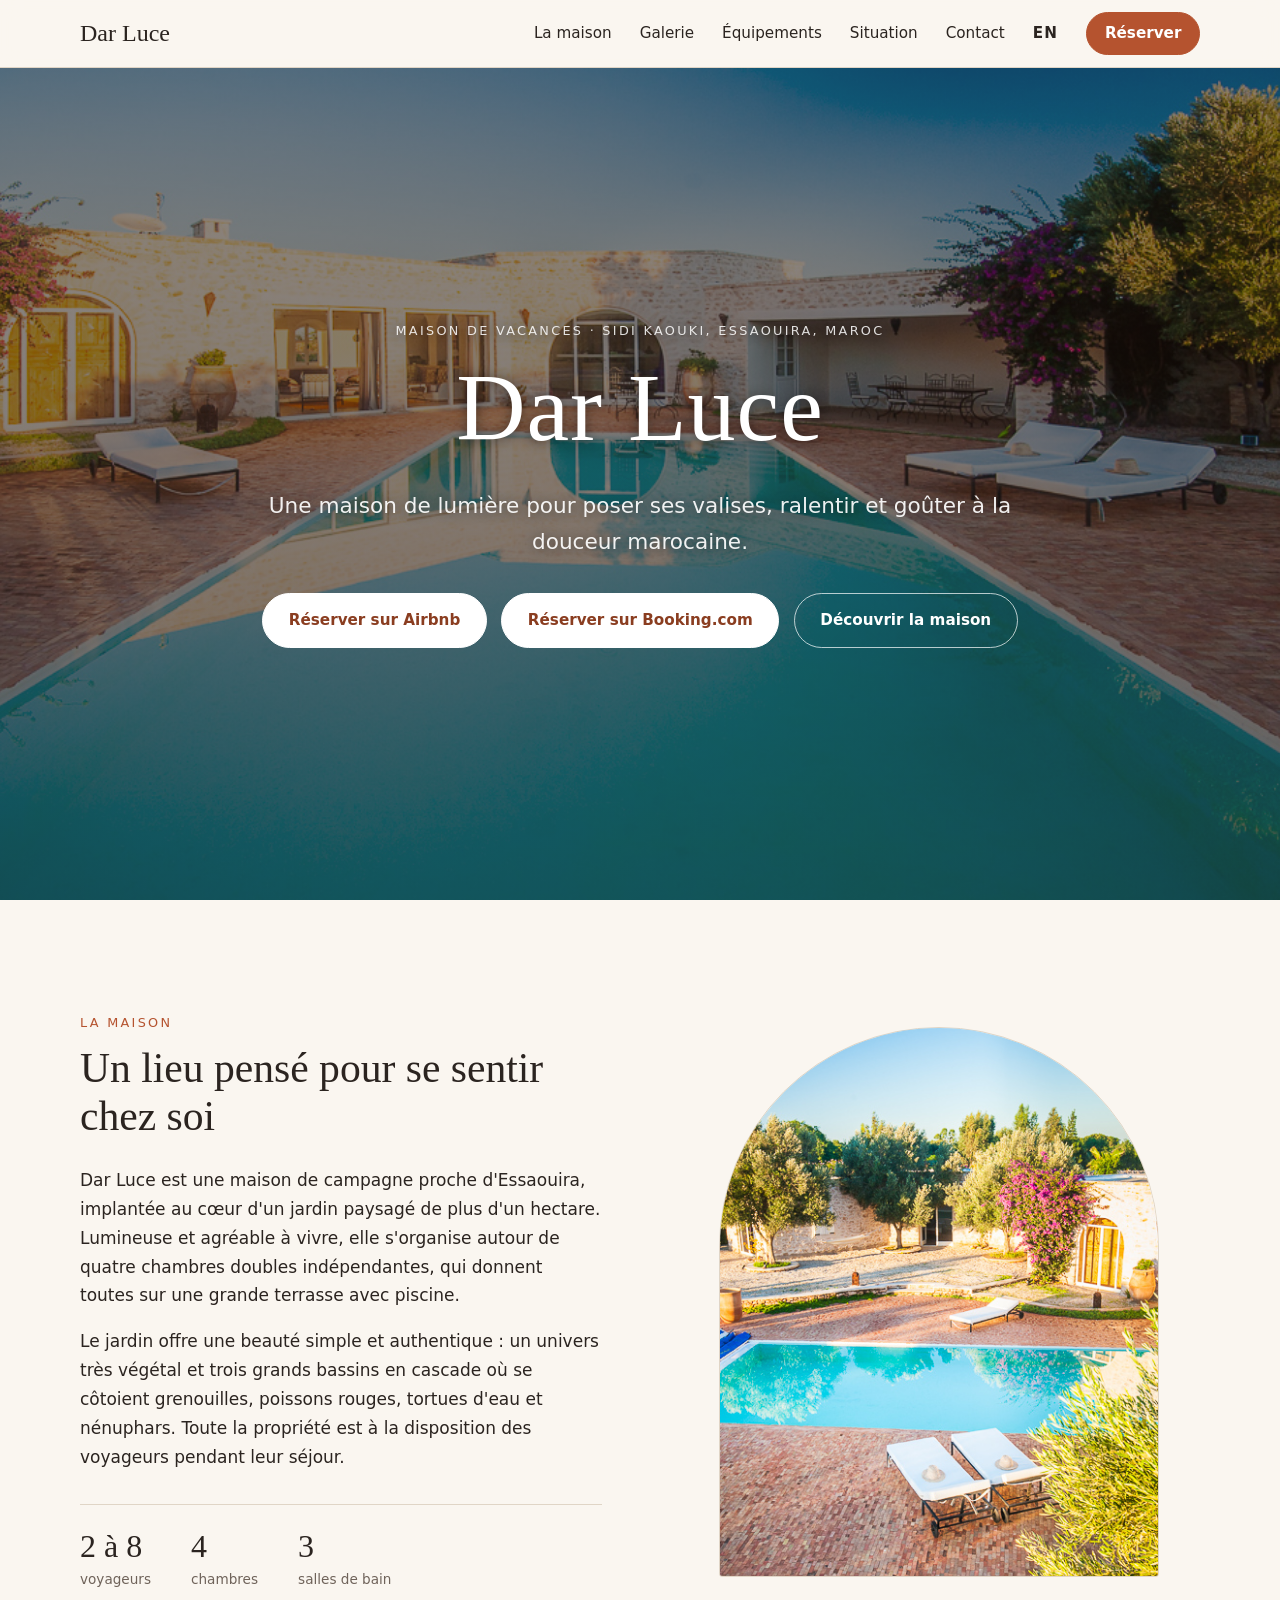
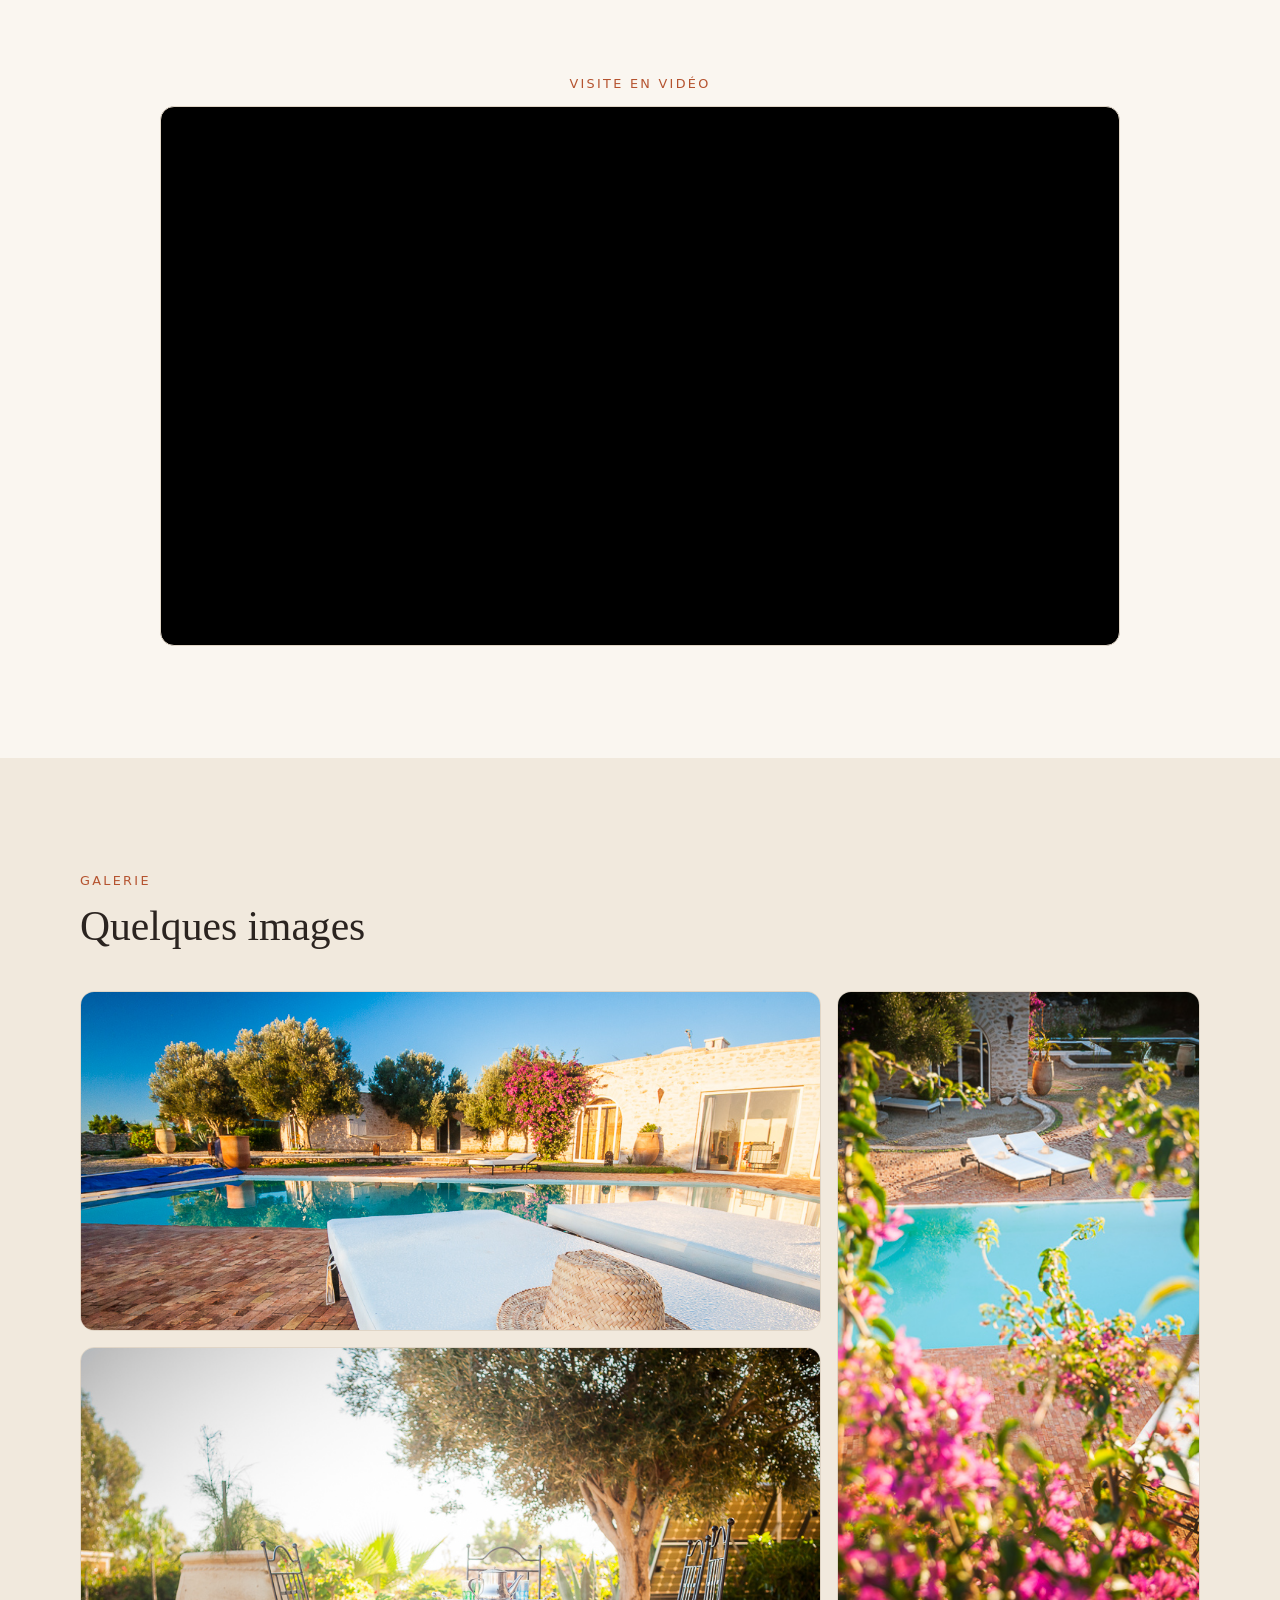
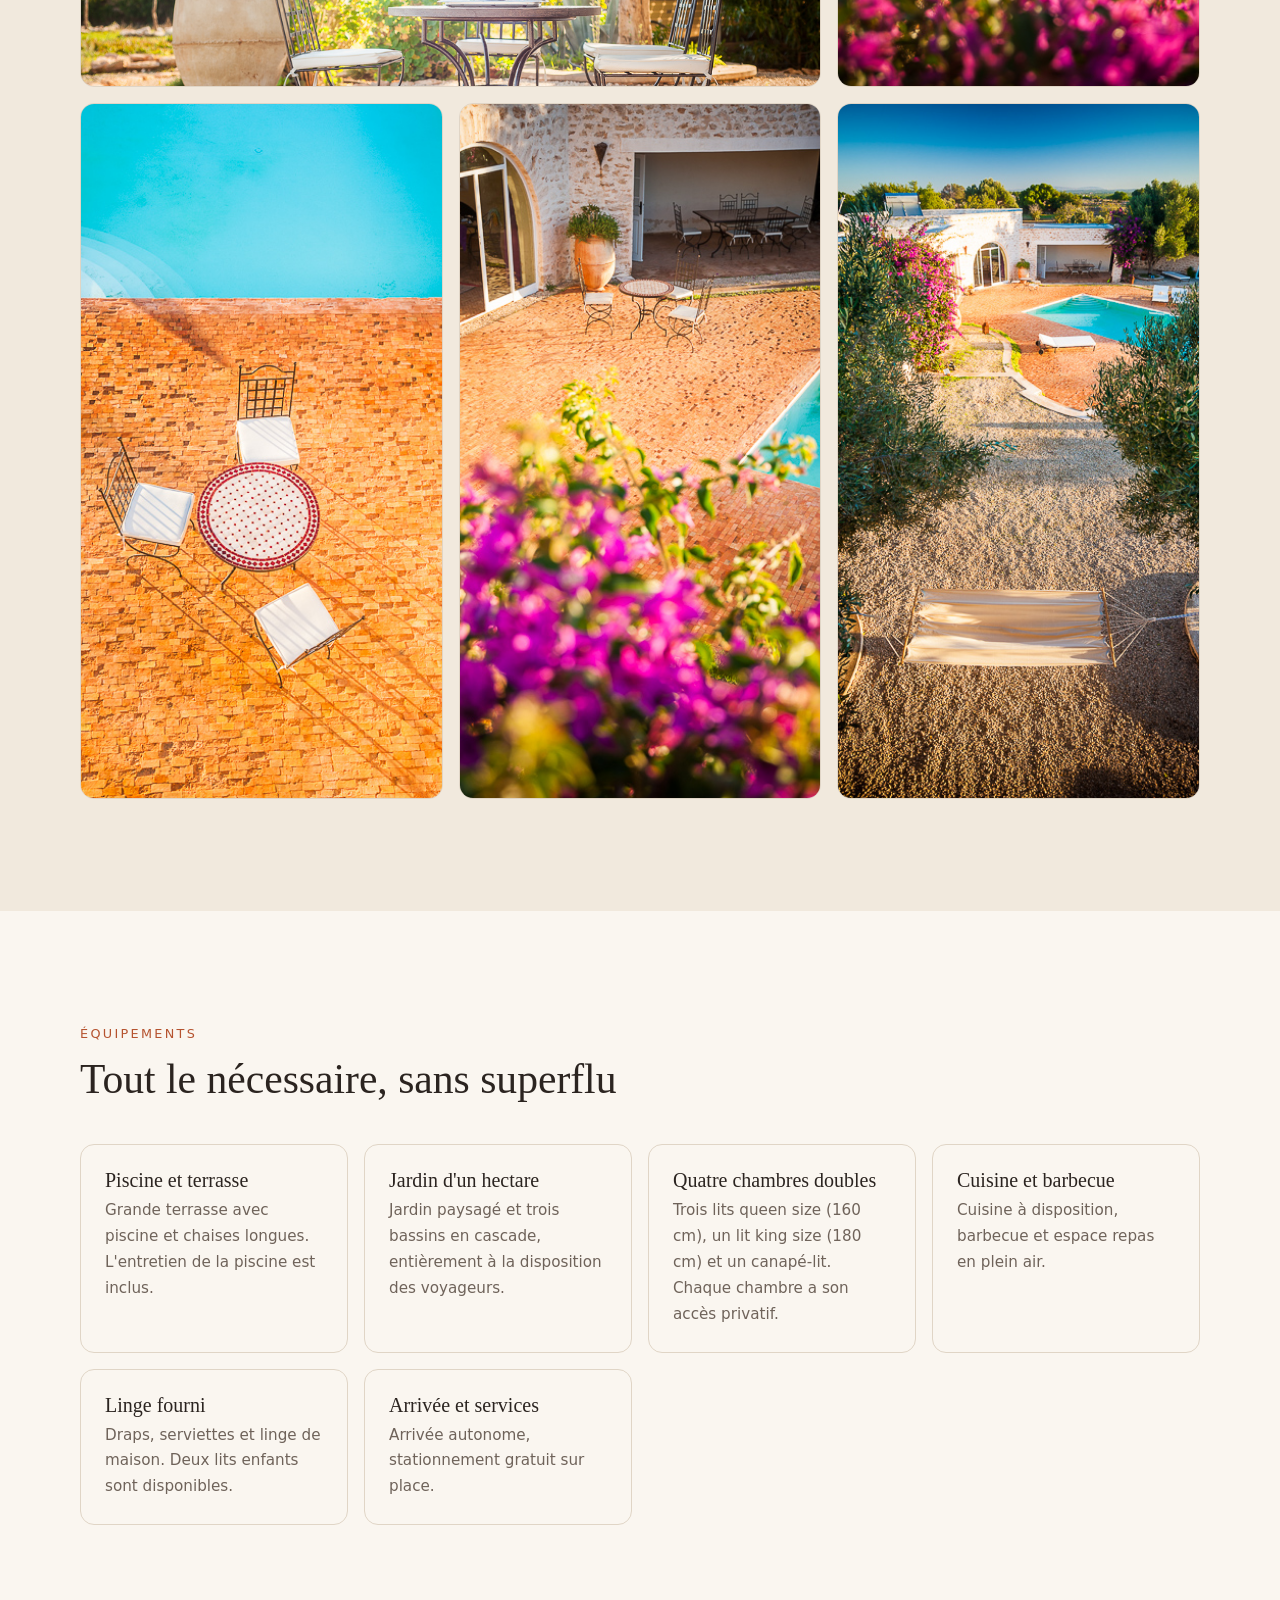
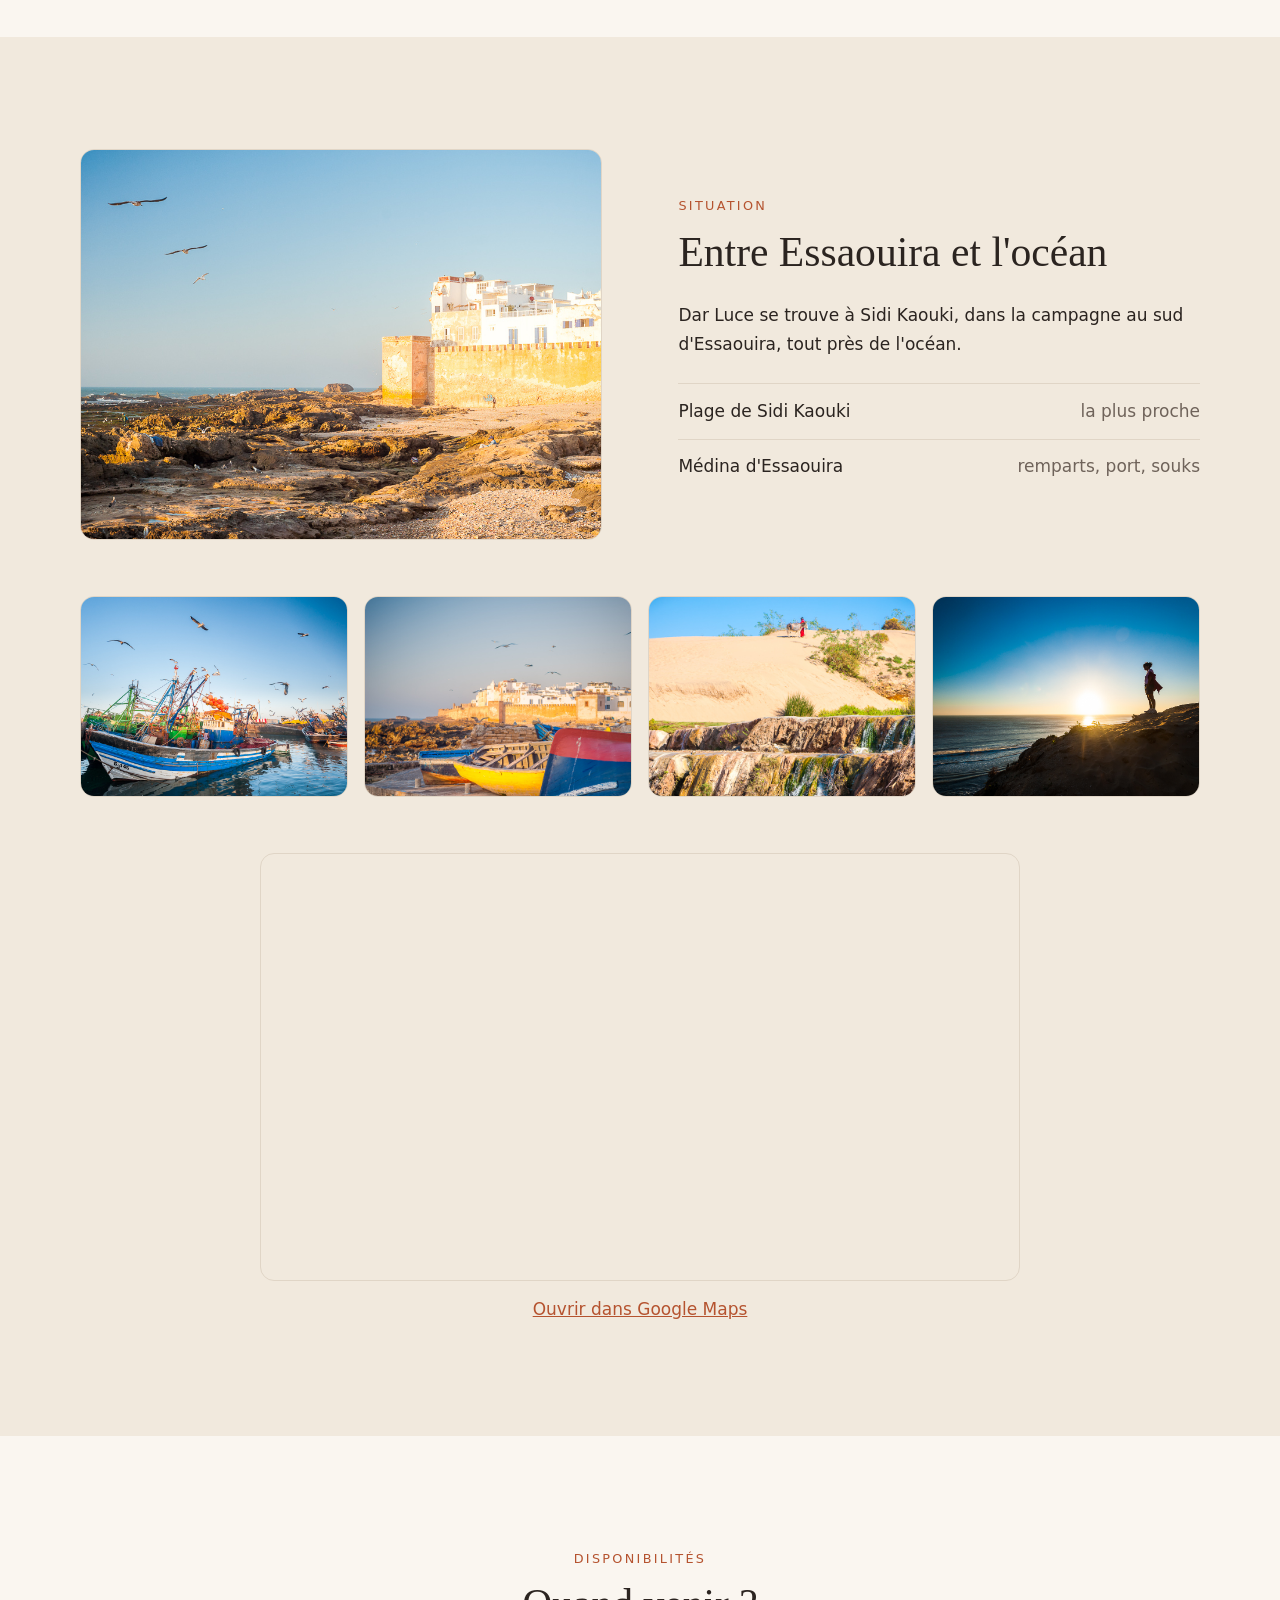
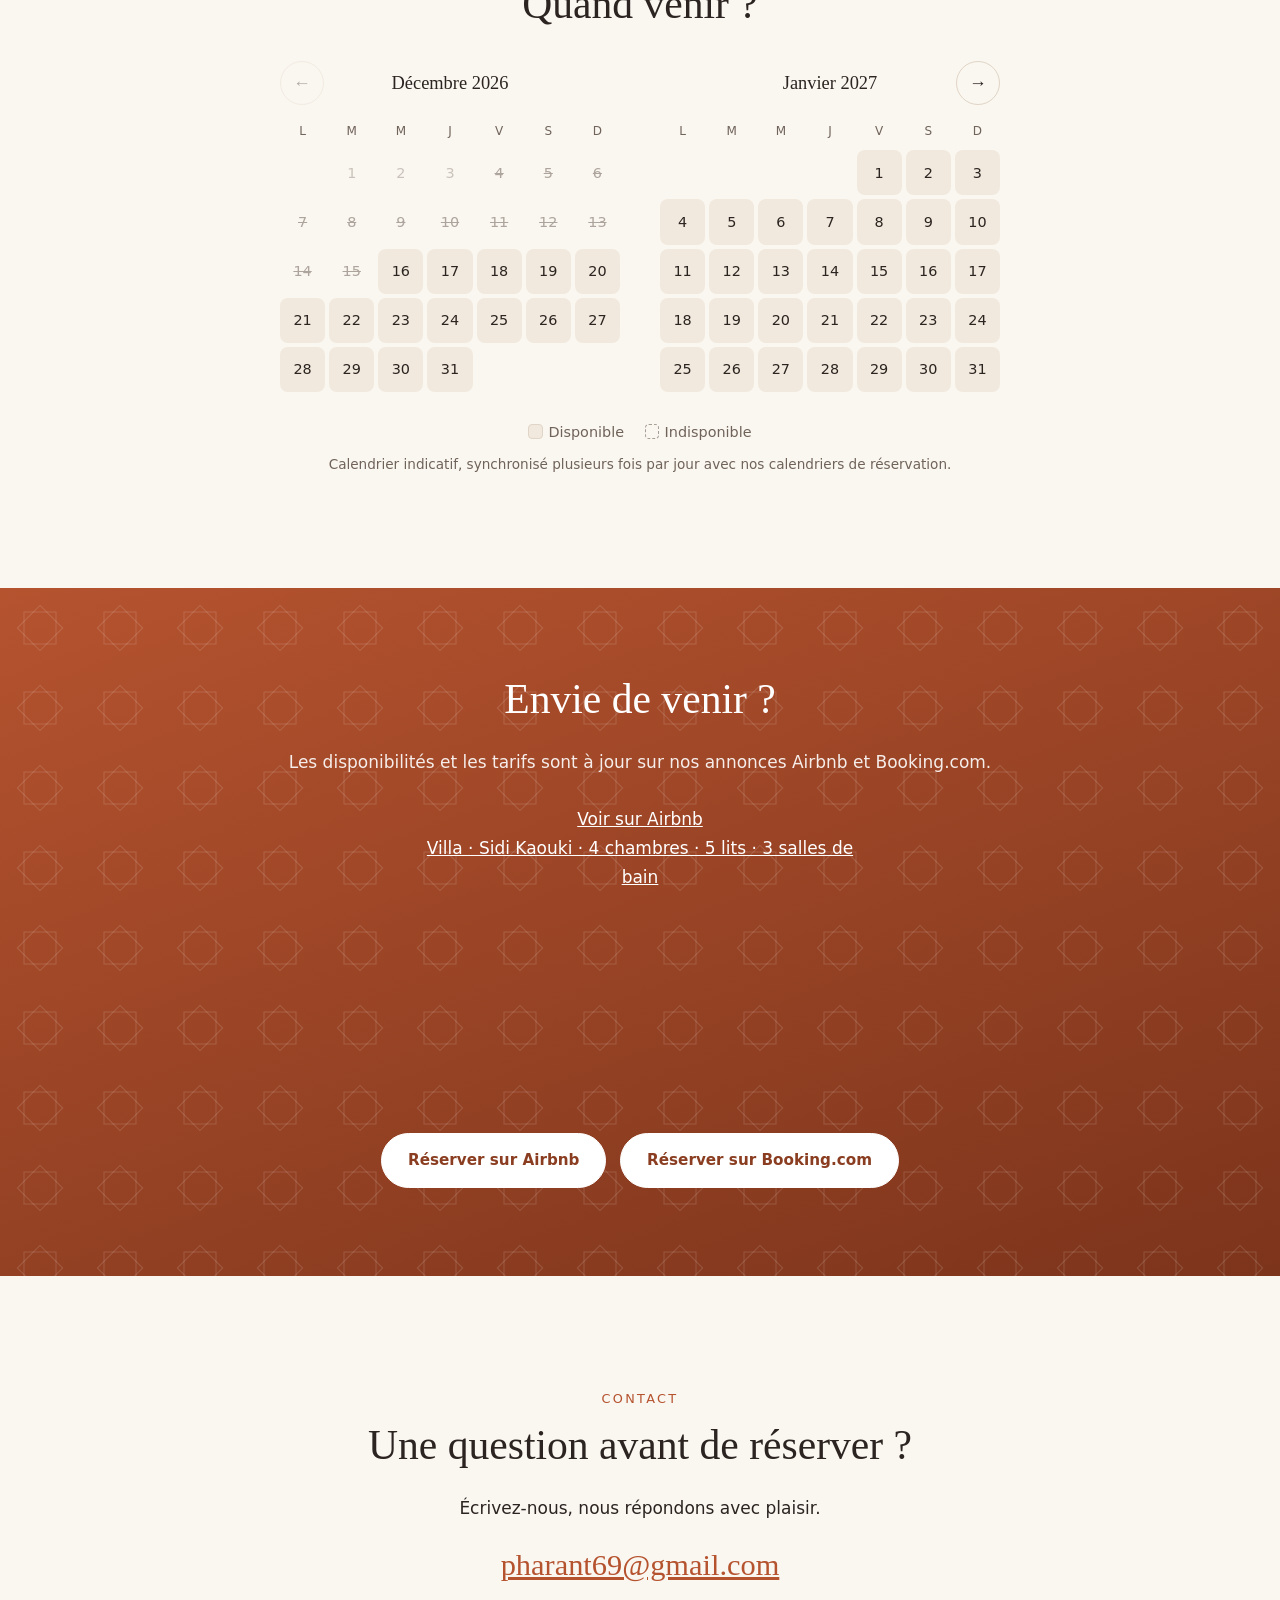
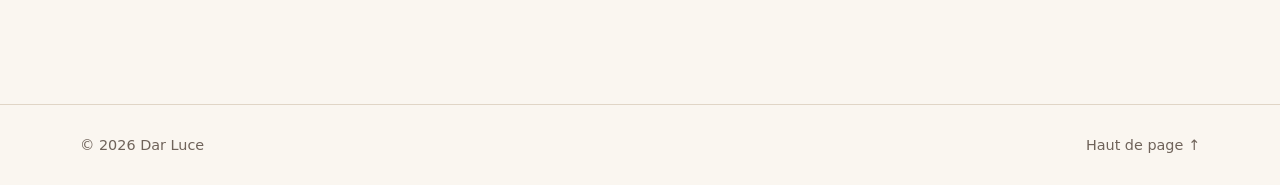
<file: index.html>
<!DOCTYPE html>
<html lang="fr">
<head>
  <meta charset="utf-8">
  <meta name="viewport" content="width=device-width, initial-scale=1">
  <title>Dar Luce — Maison de vacances à Sidi Kaouki, Maroc</title>
  <meta name="description" content="Dar Luce, une villa lumineuse de 4 chambres avec piscine à louer à Sidi Kaouki, près d'Essaouira, au Maroc. Découvrez la maison, ses équipements et réservez votre séjour sur Airbnb ou Booking.com.">
  <meta name="theme-color" content="#b5532f">
  <meta property="og:title" content="Dar Luce — Maison de vacances à Sidi Kaouki, Maroc">
  <meta property="og:description" content="Une villa de 4 chambres avec piscine à Sidi Kaouki, près d'Essaouira. Réservation sur Airbnb ou Booking.com.">
  <meta property="og:type" content="website">
  <!-- TODO : ajouter images/partage.jpg (1200×630) puis décommenter
  <meta property="og:image" content="images/partage.jpg"> -->
  <link rel="alternate" hreflang="fr" href="./">
  <link rel="alternate" hreflang="en" href="en/">
  <link rel="icon" href="images/favicon.svg" type="image/svg+xml">
  <link rel="stylesheet" href="css/style.css">
  <script>document.documentElement.classList.add('js');</script>
</head>
<body>
  <a class="skip-link" href="#maison">Aller au contenu</a>

  <header class="site-header">
    <div class="container header-inner">
      <a class="brand" href="#accueil">Dar Luce</a>
      <button class="nav-toggle" type="button" aria-expanded="false" aria-controls="menu" aria-label="Ouvrir le menu">
        <span></span><span></span><span></span>
      </button>
      <nav id="menu" class="nav" aria-label="Navigation principale">
        <a href="#maison">La maison</a>
        <a href="#galerie">Galerie</a>
        <a href="#equipements">Équipements</a>
        <a href="#situation">Situation</a>
        <a href="#contact">Contact</a>
        <a class="lang" href="en/index.html" lang="en" hreflang="en" aria-label="English version">EN</a>
        <a class="btn btn-small" href="#reserver">Réserver</a>
      </nav>
    </div>
  </header>

  <main>
    <section id="accueil" class="hero">
      <div class="container hero-content">
        <p class="eyebrow">Maison de vacances · Sidi Kaouki, Essaouira, Maroc</p>
        <h1>Dar Luce</h1>
        <p class="hero-lead">Une maison de lumière pour poser ses valises, ralentir et goûter à la douceur marocaine.</p>
        <div class="hero-actions">
          <a class="btn" href="https://www.airbnb.fr/rooms/1055538272395774971" target="_blank" rel="noopener">Réserver sur Airbnb</a>
          <a class="btn" href="https://www.booking.com/Share-Bm2w2zM" target="_blank" rel="noopener">Réserver sur Booking.com</a>
          <a class="btn btn-ghost" href="#maison">Découvrir la maison</a>
        </div>
      </div>
    </section>

    <section id="maison" class="section">
      <div class="container split">
        <div class="reveal">
          <p class="eyebrow">La maison</p>
          <h2>Un lieu pensé pour se sentir chez soi</h2>
          <p>Dar Luce est une maison de campagne proche d'Essaouira, implantée au cœur d'un jardin paysagé de plus d'un hectare. Lumineuse et agréable à vivre, elle s'organise autour de quatre chambres doubles indépendantes, qui donnent toutes sur une grande terrasse avec piscine.</p>
          <p>Le jardin offre une beauté simple et authentique : un univers très végétal et trois grands bassins en cascade où se côtoient grenouilles, poissons rouges, tortues d'eau et nénuphars. Toute la propriété est à la disposition des voyageurs pendant leur séjour.</p>
          <ul class="facts">
            <li><strong>2 à 8</strong><span>voyageurs</span></li>
            <li><strong>4</strong><span>chambres</span></li>
            <li><strong>3</strong><span>salles de bain</span></li>
          </ul>
        </div>
        <figure class="photo photo-arch reveal"><img src="images/O_15-10-31_MAROC019.jpg" alt="La piscine et la maison en pierre vues du jardin" width="452" height="680"></figure>
      </div>
      <div class="container video reveal">
        <p class="eyebrow">Visite en vidéo</p>
        <div class="video-frame">
          <iframe src="https://www.youtube-nocookie.com/embed/bj7D6IWCdGA" title="Visite en vidéo de Dar Luce" loading="lazy" allow="accelerometer; encrypted-media; gyroscope; picture-in-picture; fullscreen" allowfullscreen referrerpolicy="strict-origin-when-cross-origin"></iframe>
        </div>
      </div>
    </section>

    <section id="galerie" class="section section-alt">
      <div class="container">
        <div class="section-head reveal">
          <p class="eyebrow">Galerie</p>
          <h2>Quelques images</h2>
        </div>
        <div class="gallery">
          <figure class="photo wide reveal"><img src="images/O_15-10-31_MAROC018.jpg" alt="Chapeau de paille posé au bord de la piscine, devant la maison" width="1000" height="650" loading="lazy"></figure>
          <figure class="photo tall reveal"><img src="images/O_15-10-31_MAROC021.jpg" alt="La piscine et les transats derrière les bougainvilliers" width="452" height="680" loading="lazy"></figure>
          <figure class="photo wide reveal"><img src="images/O_15-10-31_MAROC025.jpg" alt="Table et chaises en fer forgé à l'ombre d'un olivier" width="1000" height="665" loading="lazy"></figure>
          <figure class="photo tall reveal"><img src="images/O_15-10-31_MAROC020.jpg" alt="Table en zellige et chaises sur la terrasse en briques, vues d'en haut" width="418" height="680" loading="lazy"></figure>
          <figure class="photo tall reveal"><img src="images/O_15-10-31_MAROC022.jpg" alt="La cour de la maison et ses arcades, bougainvilliers au premier plan" width="518" height="680" loading="lazy"></figure>
          <figure class="photo tall reveal"><img src="images/O_15-10-31_MAROC023.jpg" alt="Allée du jardin menant à la maison et à la piscine" width="452" height="680" loading="lazy"></figure>
        </div>
      </div>
    </section>

    <section id="equipements" class="section">
      <div class="container">
        <div class="section-head reveal">
          <p class="eyebrow">Équipements</p>
          <h2>Tout le nécessaire, sans superflu</h2>
        </div>
        <ul class="features">
          <li class="reveal"><h3>Piscine et terrasse</h3><p>Grande terrasse avec piscine et chaises longues. L'entretien de la piscine est inclus.</p></li>
          <li class="reveal"><h3>Jardin d'un hectare</h3><p>Jardin paysagé et trois bassins en cascade, entièrement à la disposition des voyageurs.</p></li>
          <li class="reveal"><h3>Quatre chambres doubles</h3><p>Trois lits queen size (160 cm), un lit king size (180 cm) et un canapé-lit. Chaque chambre a son accès privatif.</p></li>
          <li class="reveal"><h3>Cuisine et barbecue</h3><p>Cuisine à disposition, barbecue et espace repas en plein air.</p></li>
          <li class="reveal"><h3>Linge fourni</h3><p>Draps, serviettes et linge de maison. Deux lits enfants sont disponibles.</p></li>
          <li class="reveal"><h3>Arrivée et services</h3><p>Arrivée autonome, stationnement gratuit sur place.</p></li>
        </ul>
      </div>
    </section>

    <section id="situation" class="section section-alt">
      <div class="container split">
        <figure class="photo reveal"><img src="images/O_15-10-31_MAROC027.jpg" alt="Les remparts d'Essaouira au bord de l'océan" width="1000" height="653" loading="lazy"></figure>
        <div class="reveal">
          <p class="eyebrow">Situation</p>
          <h2>Entre Essaouira et l'océan</h2>
          <p>Dar Luce se trouve à Sidi Kaouki, dans la campagne au sud d'Essaouira, tout près de l'océan.</p>
          <ul class="distances">
            <li><span>Plage de Sidi Kaouki</span><span>la plus proche</span></li>
            <li><span>Médina d'Essaouira</span><span>remparts, port, souks</span></li>
          </ul>
        </div>
      </div>
      <div class="container around">
        <figure class="photo reveal"><img src="images/O_15-10-31_MAROC031.jpg" alt="Chalutiers bleus dans le port d'Essaouira" width="1000" height="678" loading="lazy"></figure>
        <figure class="photo reveal"><img src="images/O_15-10-31_MAROC029.jpg" alt="Barques de pêche colorées devant la médina" width="680" height="680" loading="lazy"></figure>
        <figure class="photo reveal"><img src="images/O_15-10-31_MAROC035.jpg" alt="Dunes et petite cascade dans l'arrière-pays" width="680" height="680" loading="lazy"></figure>
        <figure class="photo reveal"><img src="images/O_15-10-31_MAROC013.jpg" alt="Coucher de soleil sur l'océan depuis les dunes" width="1000" height="665" loading="lazy"></figure>
      </div>
      <div class="container map reveal">
        <div class="map-frame">
          <iframe src="https://www.google.com/maps?q=31.400874,-9.708119&amp;z=11&amp;hl=fr&amp;output=embed" title="Carte : emplacement de Dar Luce" loading="lazy" referrerpolicy="no-referrer-when-downgrade" allowfullscreen></iframe>
        </div>
        <a href="https://maps.app.goo.gl/hHBwKJx5XQZcTk6D9" target="_blank" rel="noopener">Ouvrir dans Google Maps</a>
      </div>
    </section>

    <section id="disponibilites" class="section" data-availability data-remote="https://raw.githubusercontent.com/harantol/dar_luce/main/data/availability.json" data-src="data/availability.json" hidden>
      <div class="container center">
        <p class="eyebrow">Disponibilités</p>
        <h2>Quand venir ?</h2>
        <div class="cal">
          <div class="cal-nav">
            <button class="cal-prev" type="button" aria-label="Mois précédents">←</button>
            <button class="cal-next" type="button" aria-label="Mois suivants">→</button>
          </div>
          <div class="cal-months" aria-live="polite"></div>
          <p class="cal-legend"><span class="cal-key free"></span>Disponible <span class="cal-key booked"></span>Indisponible</p>
          <p class="cal-note">Calendrier indicatif, synchronisé plusieurs fois par jour avec nos calendriers de réservation.</p>
        </div>
      </div>
    </section>

    <section id="reserver" class="cta">
      <div class="container reveal">
        <h2>Envie de venir ?</h2>
        <p>Les disponibilités et les tarifs sont à jour sur nos annonces Airbnb et Booking.com.</p>
        <div class="airbnb-embed-frame" data-id="1055538272395774971" data-view="home" data-hide-price="true">
          <a href="https://www.airbnb.fr/rooms/1055538272395774971?source=embed_widget">Voir sur Airbnb</a>
          <a href="https://www.airbnb.fr/rooms/1055538272395774971?source=embed_widget" rel="nofollow">Villa · Sidi Kaouki · 4 chambres · 5 lits · 3 salles de bain</a>
          <script async src="https://www.airbnb.fr/embeddable/airbnb_jssdk"></script>
        </div>
        <div class="cta-actions">
          <a class="btn btn-light" href="https://www.airbnb.fr/rooms/1055538272395774971" target="_blank" rel="noopener">Réserver sur Airbnb</a>
          <a class="btn btn-light" href="https://www.booking.com/Share-Bm2w2zM" target="_blank" rel="noopener">Réserver sur Booking.com</a>
        </div>
      </div>
    </section>

    <section id="contact" class="section">
      <div class="container narrow center reveal">
        <p class="eyebrow">Contact</p>
        <h2>Une question avant de réserver ?</h2>
        <p>Écrivez-nous, nous répondons avec plaisir.</p>
        <!-- Adresse découpée pour échapper aux robots ; js/main.js en fait un lien -->
        <span class="contact-link" data-user="pharant69" data-domain="gmail.com">pharant69 [arobase] gmail.com</span>
      </div>
    </section>
  </main>

  <footer class="site-footer">
    <div class="container footer-inner">
      <span>© <span id="annee">2026</span> Dar Luce</span>
      <a href="#accueil">Haut de page ↑</a>
    </div>
  </footer>

  <script src="js/main.js" defer></script>
  <script src="js/calendar.js" defer></script>
</body>
</html>
</file>
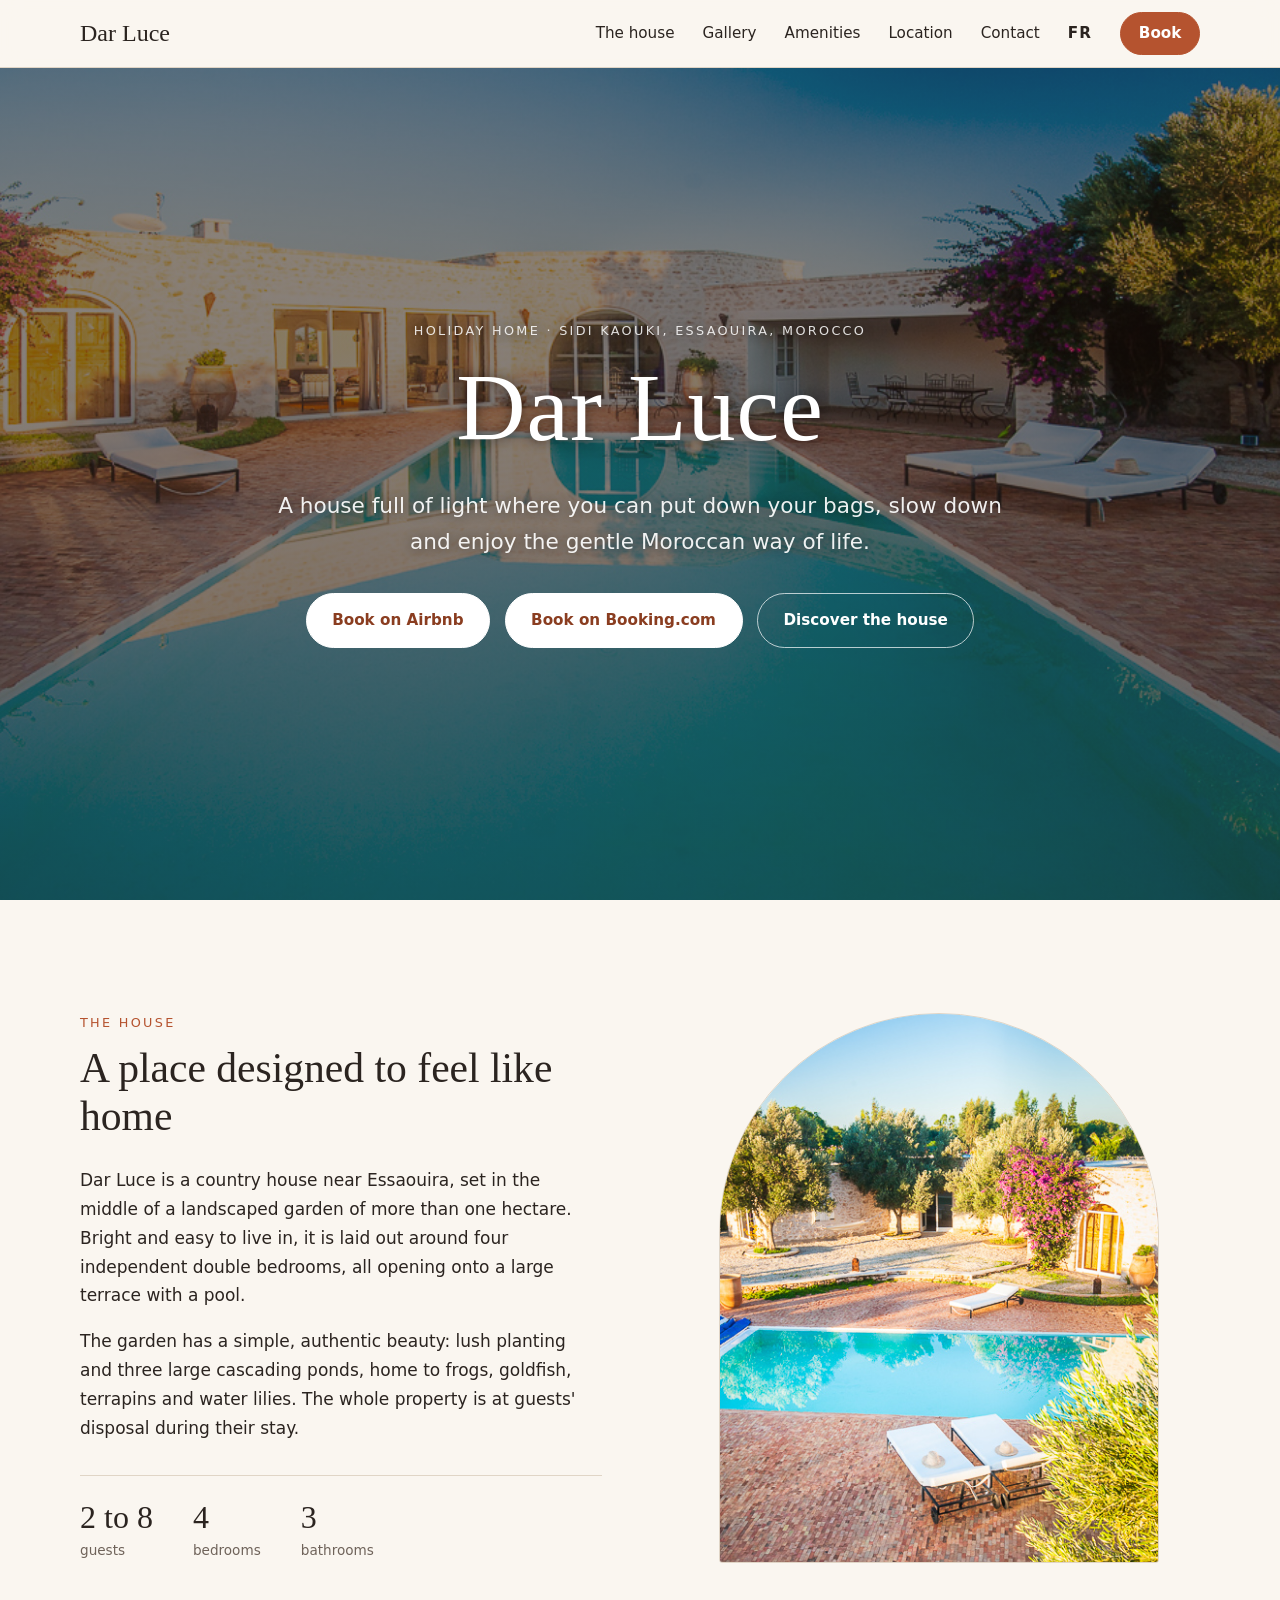
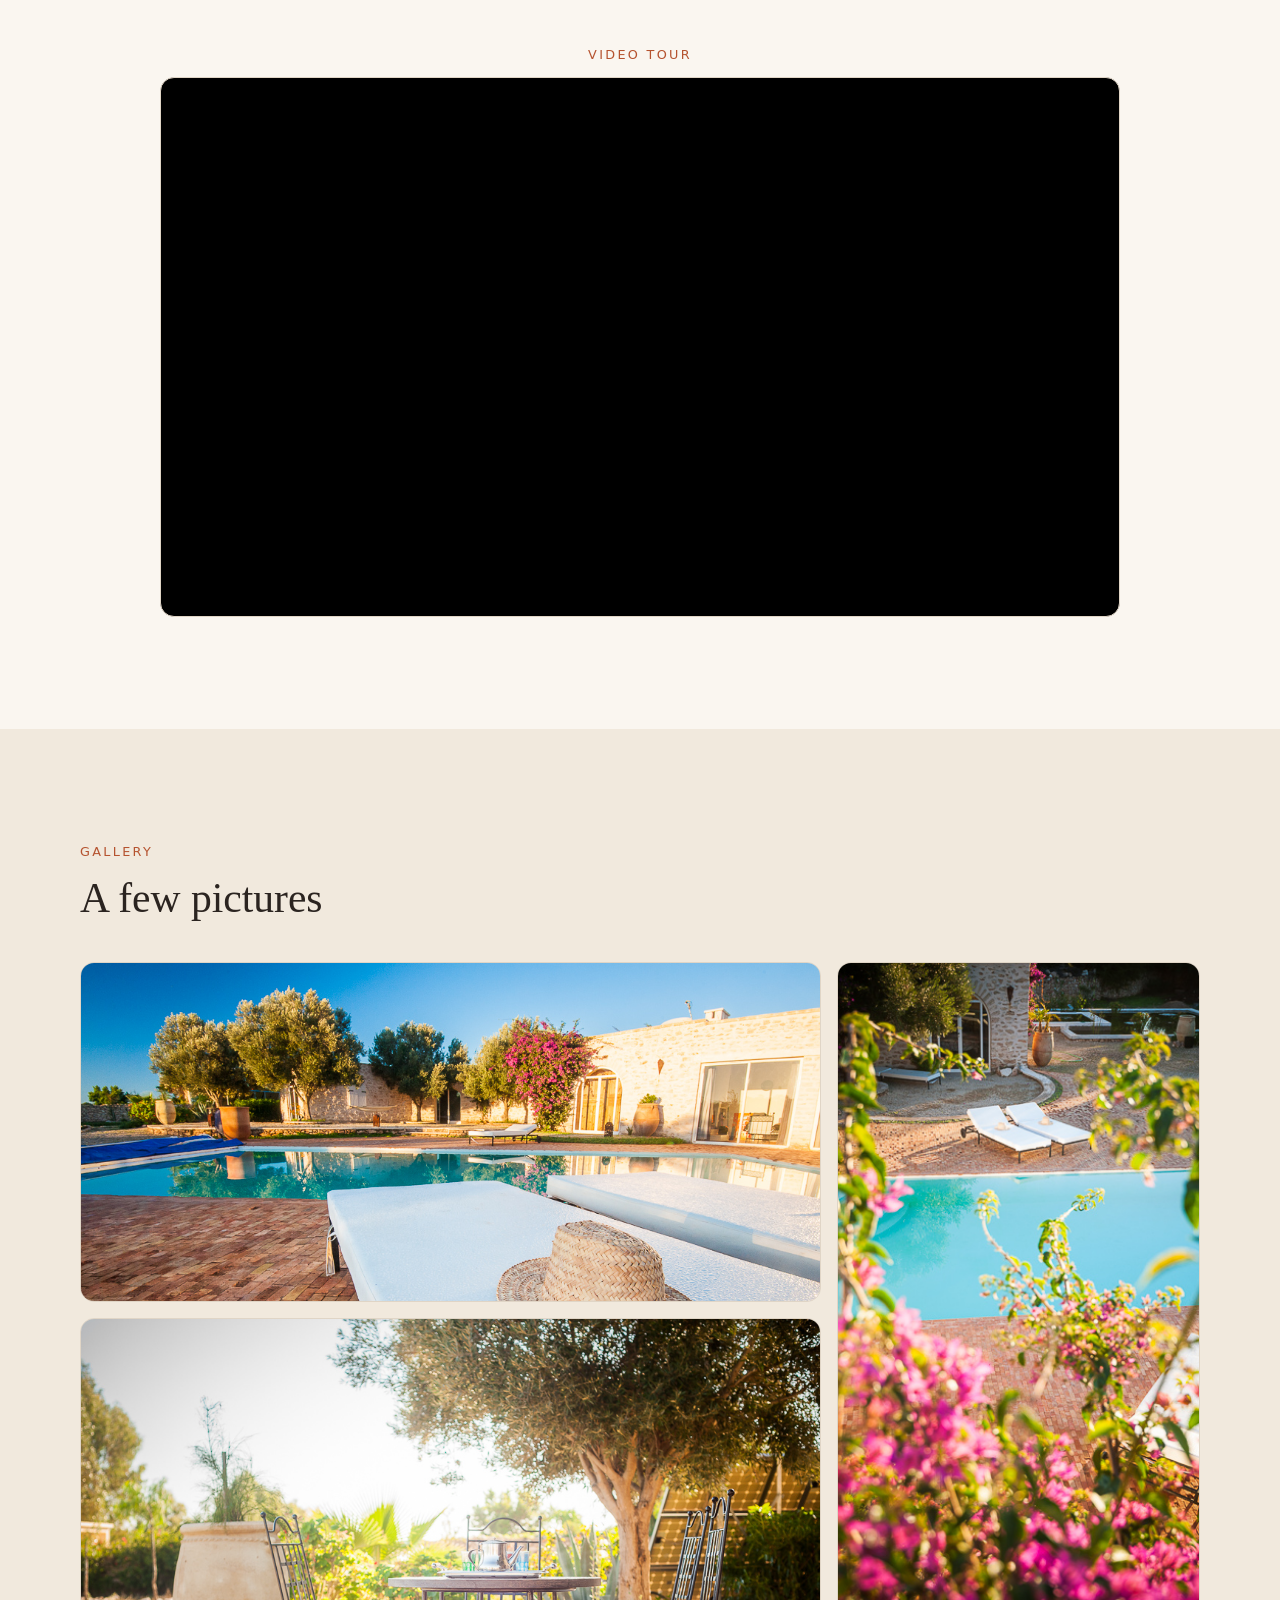
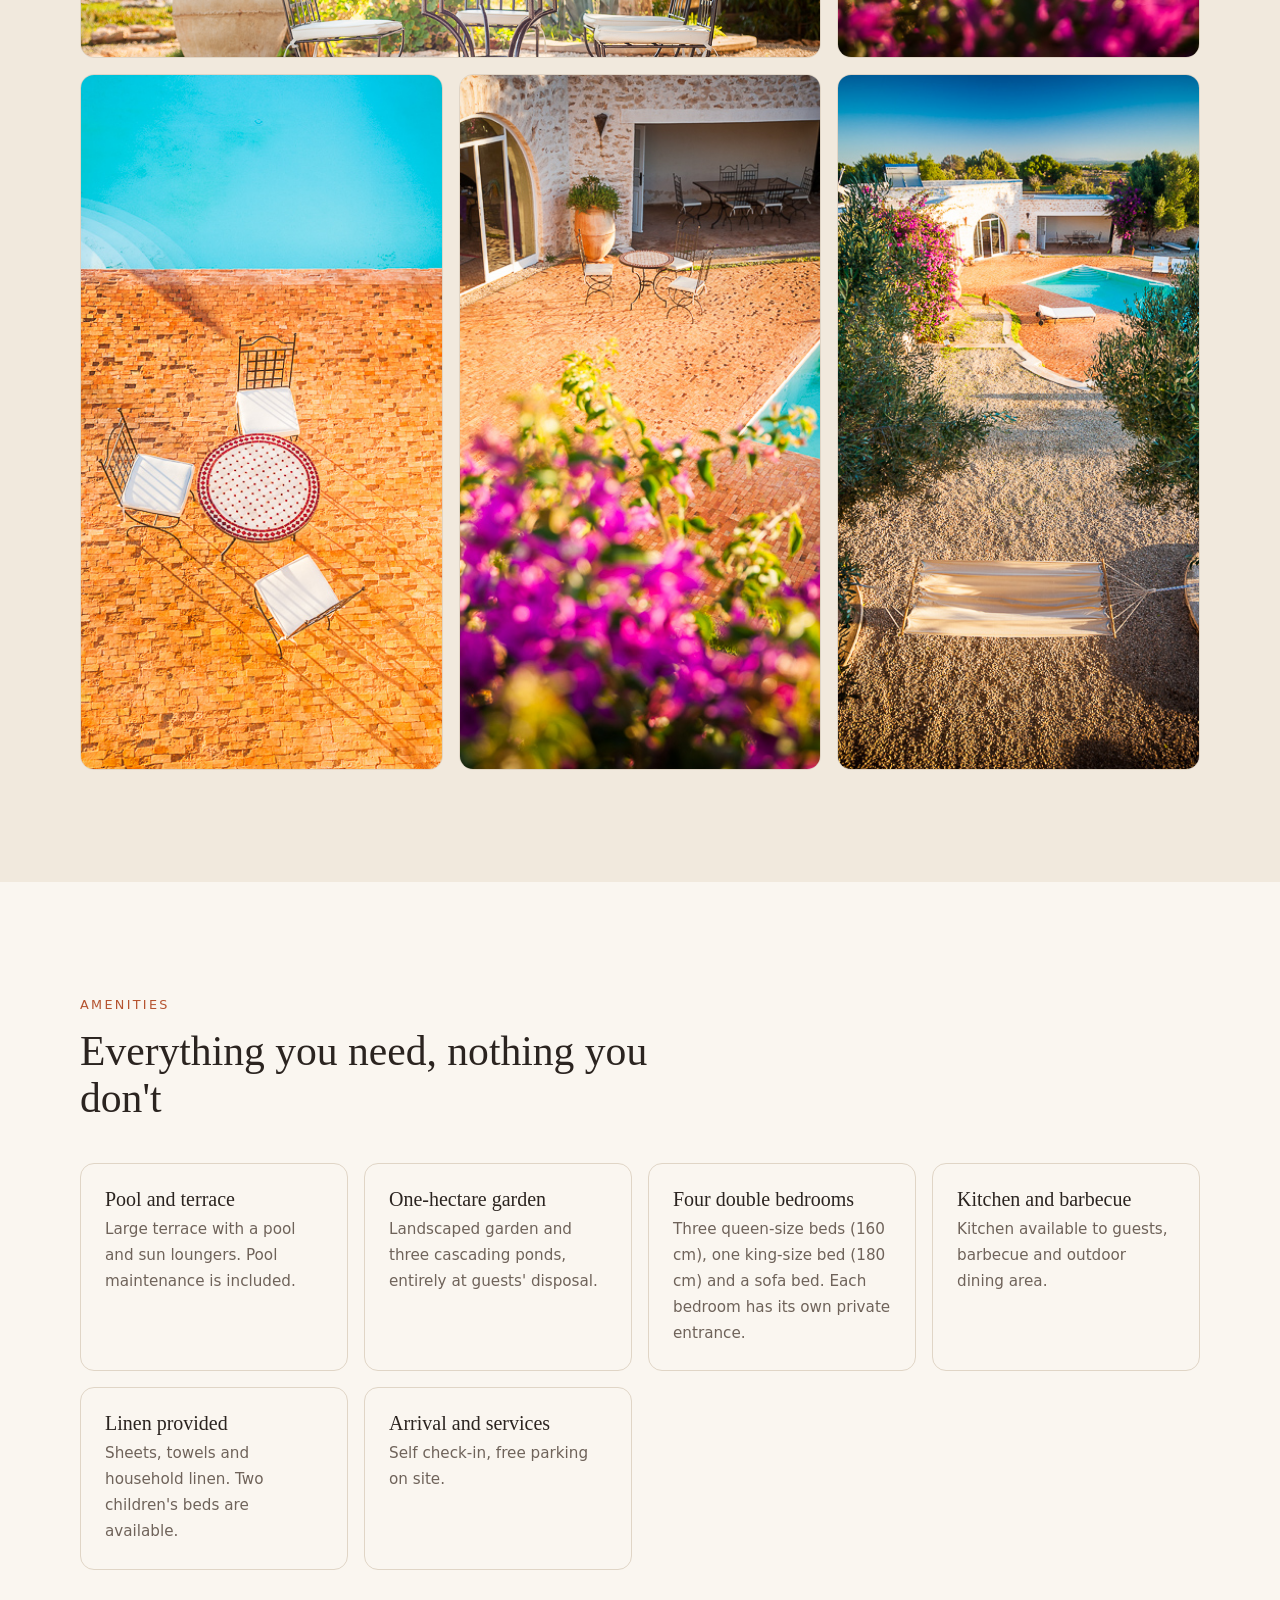
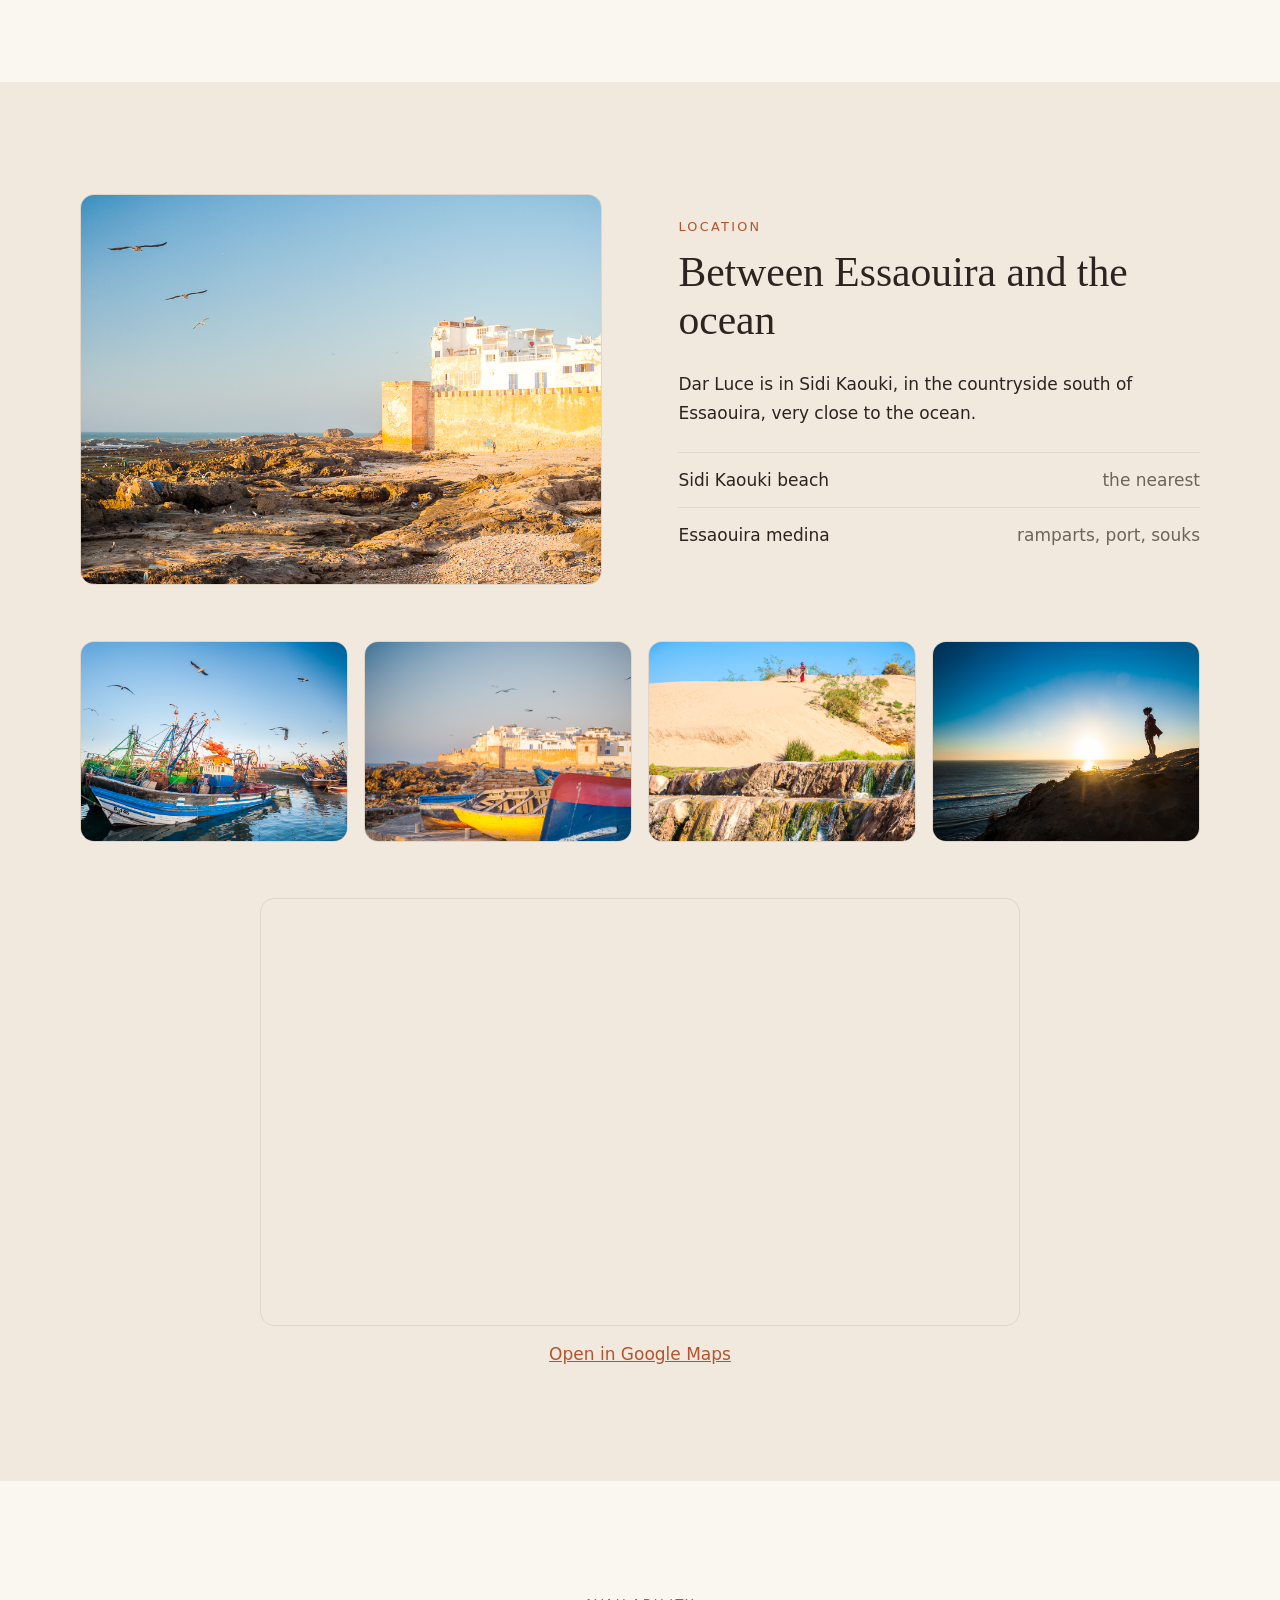
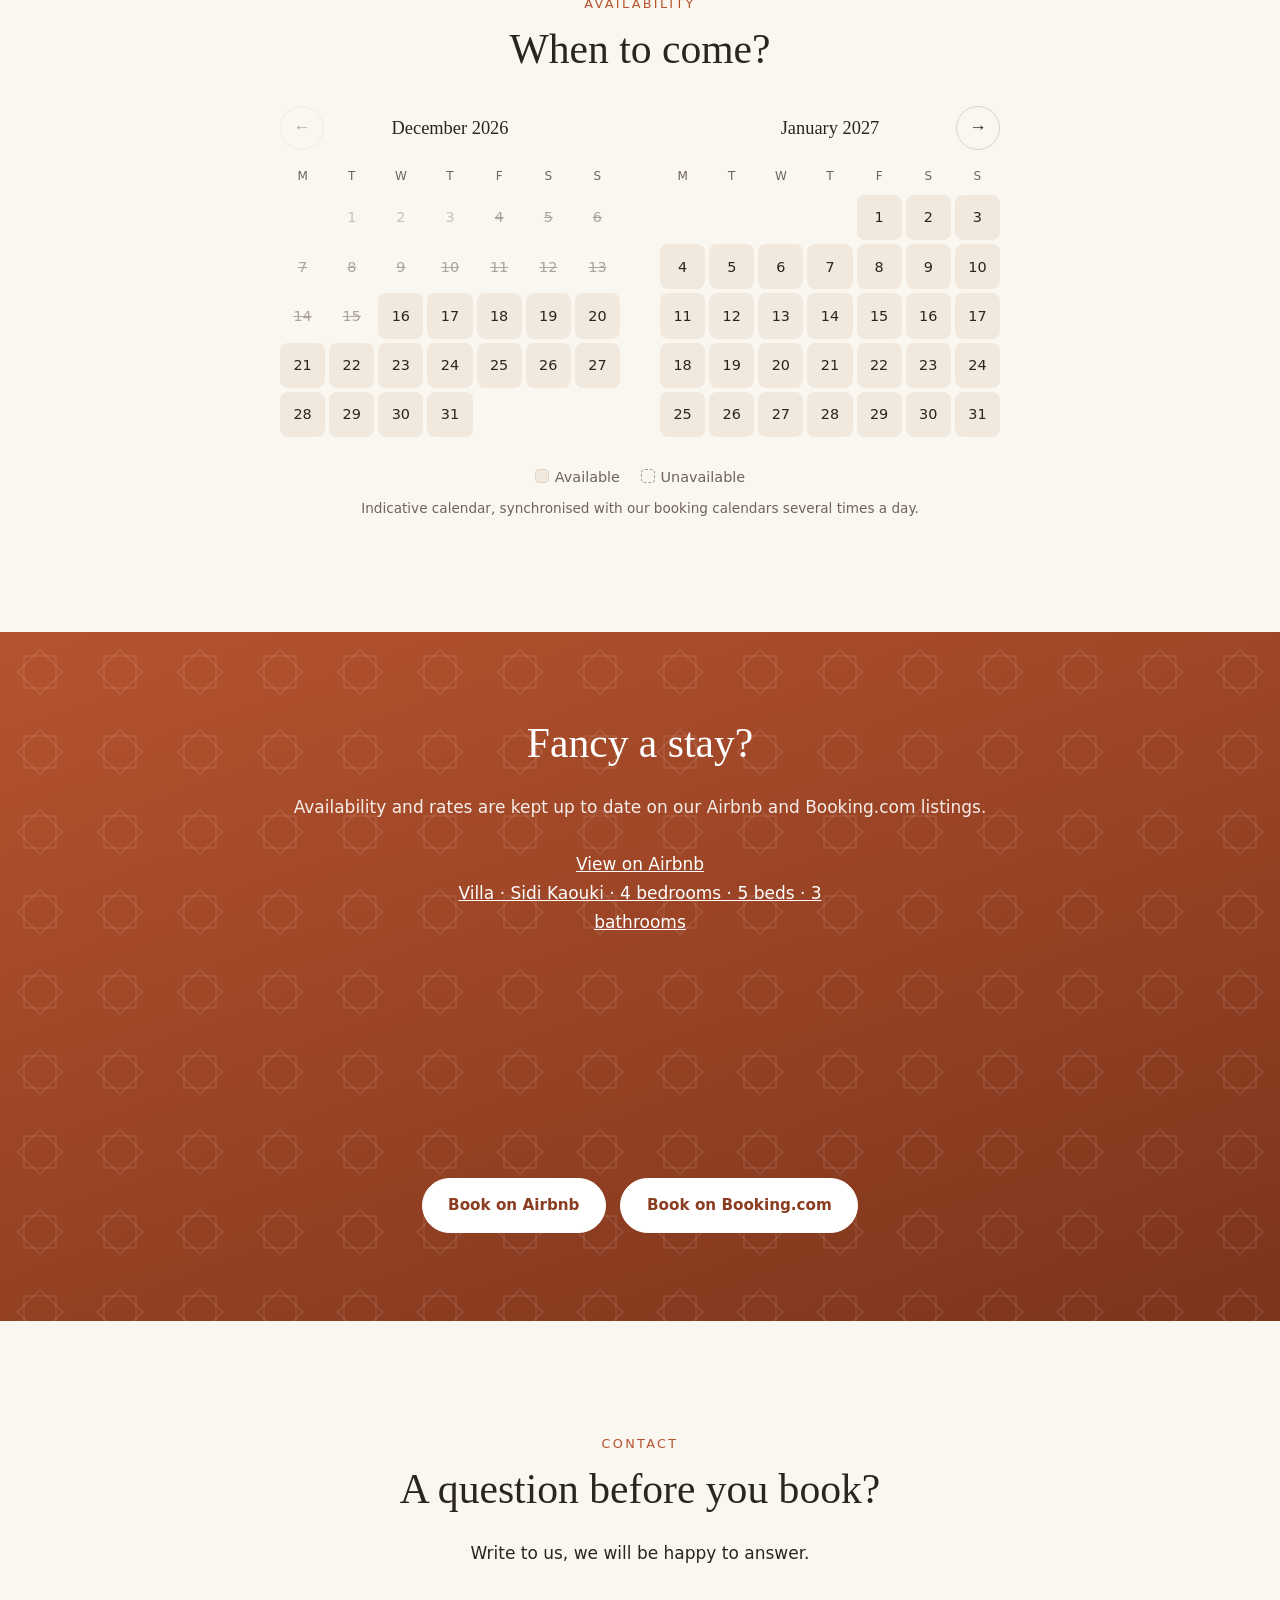
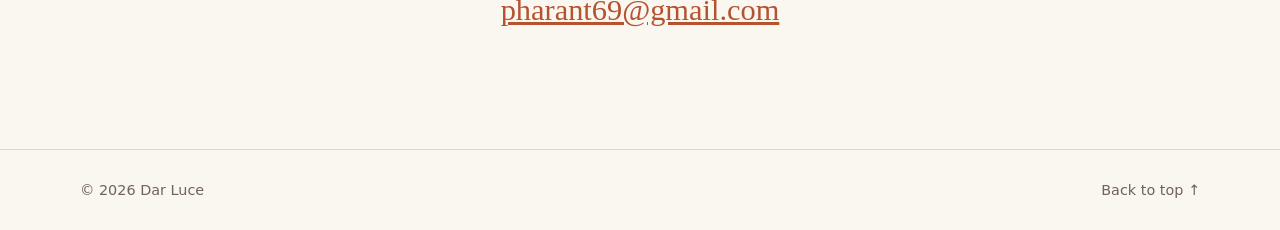
<file: en/index.html>
<!DOCTYPE html>
<html lang="en">
<head>
  <meta charset="utf-8">
  <meta name="viewport" content="width=device-width, initial-scale=1">
  <title>Dar Luce — Holiday home in Sidi Kaouki, Morocco</title>
  <meta name="description" content="Dar Luce, a bright 4-bedroom villa with a pool to rent in Sidi Kaouki, near Essaouira, Morocco. Discover the house and its amenities, and book your stay on Airbnb or Booking.com.">
  <meta name="theme-color" content="#b5532f">
  <meta property="og:title" content="Dar Luce — Holiday home in Sidi Kaouki, Morocco">
  <meta property="og:description" content="A 4-bedroom villa with a pool in Sidi Kaouki, near Essaouira. Book on Airbnb or Booking.com.">
  <meta property="og:type" content="website">
  <link rel="alternate" hreflang="fr" href="../">
  <link rel="alternate" hreflang="en" href="./">
  <link rel="icon" href="../images/favicon.svg" type="image/svg+xml">
  <link rel="stylesheet" href="../css/style.css">
  <script>document.documentElement.classList.add('js');</script>
</head>
<body>
  <a class="skip-link" href="#house">Skip to content</a>

  <header class="site-header">
    <div class="container header-inner">
      <a class="brand" href="#home">Dar Luce</a>
      <button class="nav-toggle" type="button" aria-expanded="false" aria-controls="menu" aria-label="Open menu">
        <span></span><span></span><span></span>
      </button>
      <nav id="menu" class="nav" aria-label="Main navigation">
        <a href="#house">The house</a>
        <a href="#gallery">Gallery</a>
        <a href="#amenities">Amenities</a>
        <a href="#location">Location</a>
        <a href="#contact">Contact</a>
        <a class="lang" href="../index.html" lang="fr" hreflang="fr" aria-label="Version française">FR</a>
        <a class="btn btn-small" href="#book">Book</a>
      </nav>
    </div>
  </header>

  <main>
    <section id="home" class="hero">
      <div class="container hero-content">
        <p class="eyebrow">Holiday home · Sidi Kaouki, Essaouira, Morocco</p>
        <h1>Dar Luce</h1>
        <p class="hero-lead">A house full of light where you can put down your bags, slow down and enjoy the gentle Moroccan way of life.</p>
        <div class="hero-actions">
          <a class="btn" href="https://www.airbnb.com/rooms/1055538272395774971" target="_blank" rel="noopener">Book on Airbnb</a>
          <a class="btn" href="https://www.booking.com/Share-Bm2w2zM" target="_blank" rel="noopener">Book on Booking.com</a>
          <a class="btn btn-ghost" href="#house">Discover the house</a>
        </div>
      </div>
    </section>

    <section id="house" class="section">
      <div class="container split">
        <div class="reveal">
          <p class="eyebrow">The house</p>
          <h2>A place designed to feel like home</h2>
          <p>Dar Luce is a country house near Essaouira, set in the middle of a landscaped garden of more than one hectare. Bright and easy to live in, it is laid out around four independent double bedrooms, all opening onto a large terrace with a pool.</p>
          <p>The garden has a simple, authentic beauty: lush planting and three large cascading ponds, home to frogs, goldfish, terrapins and water lilies. The whole property is at guests' disposal during their stay.</p>
          <ul class="facts">
            <li><strong>2 to 8</strong><span>guests</span></li>
            <li><strong>4</strong><span>bedrooms</span></li>
            <li><strong>3</strong><span>bathrooms</span></li>
          </ul>
        </div>
        <figure class="photo photo-arch reveal"><img src="../images/O_15-10-31_MAROC019.jpg" alt="The pool and the stone house seen from the garden" width="452" height="680"></figure>
      </div>
      <div class="container video reveal">
        <p class="eyebrow">Video tour</p>
        <div class="video-frame">
          <iframe src="https://www.youtube-nocookie.com/embed/bj7D6IWCdGA" title="Video tour of Dar Luce" loading="lazy" allow="accelerometer; encrypted-media; gyroscope; picture-in-picture; fullscreen" allowfullscreen referrerpolicy="strict-origin-when-cross-origin"></iframe>
        </div>
      </div>
    </section>

    <section id="gallery" class="section section-alt">
      <div class="container">
        <div class="section-head reveal">
          <p class="eyebrow">Gallery</p>
          <h2>A few pictures</h2>
        </div>
        <div class="gallery">
          <figure class="photo wide reveal"><img src="../images/O_15-10-31_MAROC018.jpg" alt="Straw hat lying by the pool, in front of the house" width="1000" height="650" loading="lazy"></figure>
          <figure class="photo tall reveal"><img src="../images/O_15-10-31_MAROC021.jpg" alt="The pool and sun loungers behind the bougainvillea" width="452" height="680" loading="lazy"></figure>
          <figure class="photo wide reveal"><img src="../images/O_15-10-31_MAROC025.jpg" alt="Wrought-iron table and chairs in the shade of an olive tree" width="1000" height="665" loading="lazy"></figure>
          <figure class="photo tall reveal"><img src="../images/O_15-10-31_MAROC020.jpg" alt="Zellige table and chairs on the brick terrace, seen from above" width="418" height="680" loading="lazy"></figure>
          <figure class="photo tall reveal"><img src="../images/O_15-10-31_MAROC022.jpg" alt="The courtyard and its arches, with bougainvillea in the foreground" width="518" height="680" loading="lazy"></figure>
          <figure class="photo tall reveal"><img src="../images/O_15-10-31_MAROC023.jpg" alt="Garden path leading to the house and the pool" width="452" height="680" loading="lazy"></figure>
        </div>
      </div>
    </section>

    <section id="amenities" class="section">
      <div class="container">
        <div class="section-head reveal">
          <p class="eyebrow">Amenities</p>
          <h2>Everything you need, nothing you don't</h2>
        </div>
        <ul class="features">
          <li class="reveal"><h3>Pool and terrace</h3><p>Large terrace with a pool and sun loungers. Pool maintenance is included.</p></li>
          <li class="reveal"><h3>One-hectare garden</h3><p>Landscaped garden and three cascading ponds, entirely at guests' disposal.</p></li>
          <li class="reveal"><h3>Four double bedrooms</h3><p>Three queen-size beds (160 cm), one king-size bed (180 cm) and a sofa bed. Each bedroom has its own private entrance.</p></li>
          <li class="reveal"><h3>Kitchen and barbecue</h3><p>Kitchen available to guests, barbecue and outdoor dining area.</p></li>
          <li class="reveal"><h3>Linen provided</h3><p>Sheets, towels and household linen. Two children's beds are available.</p></li>
          <li class="reveal"><h3>Arrival and services</h3><p>Self check-in, free parking on site.</p></li>
        </ul>
      </div>
    </section>

    <section id="location" class="section section-alt">
      <div class="container split">
        <figure class="photo reveal"><img src="../images/O_15-10-31_MAROC027.jpg" alt="The ramparts of Essaouira by the ocean" width="1000" height="653" loading="lazy"></figure>
        <div class="reveal">
          <p class="eyebrow">Location</p>
          <h2>Between Essaouira and the ocean</h2>
          <p>Dar Luce is in Sidi Kaouki, in the countryside south of Essaouira, very close to the ocean.</p>
          <ul class="distances">
            <li><span>Sidi Kaouki beach</span><span>the nearest</span></li>
            <li><span>Essaouira medina</span><span>ramparts, port, souks</span></li>
          </ul>
        </div>
      </div>
      <div class="container around">
        <figure class="photo reveal"><img src="../images/O_15-10-31_MAROC031.jpg" alt="Blue trawlers in the port of Essaouira" width="1000" height="678" loading="lazy"></figure>
        <figure class="photo reveal"><img src="../images/O_15-10-31_MAROC029.jpg" alt="Colourful fishing boats in front of the medina" width="680" height="680" loading="lazy"></figure>
        <figure class="photo reveal"><img src="../images/O_15-10-31_MAROC035.jpg" alt="Dunes and a small waterfall inland" width="680" height="680" loading="lazy"></figure>
        <figure class="photo reveal"><img src="../images/O_15-10-31_MAROC013.jpg" alt="Sunset over the ocean from the dunes" width="1000" height="665" loading="lazy"></figure>
      </div>
      <div class="container map reveal">
        <div class="map-frame">
          <iframe src="https://www.google.com/maps?q=31.400874,-9.708119&amp;z=11&amp;hl=en&amp;output=embed" title="Map: location of Dar Luce" loading="lazy" referrerpolicy="no-referrer-when-downgrade" allowfullscreen></iframe>
        </div>
        <a href="https://maps.app.goo.gl/hHBwKJx5XQZcTk6D9" target="_blank" rel="noopener">Open in Google Maps</a>
      </div>
    </section>

    <section id="availability" class="section" data-availability data-remote="https://raw.githubusercontent.com/harantol/dar_luce/main/data/availability.json" data-src="../data/availability.json" hidden>
      <div class="container center">
        <p class="eyebrow">Availability</p>
        <h2>When to come?</h2>
        <div class="cal">
          <div class="cal-nav">
            <button class="cal-prev" type="button" aria-label="Previous months">←</button>
            <button class="cal-next" type="button" aria-label="Next months">→</button>
          </div>
          <div class="cal-months" aria-live="polite"></div>
          <p class="cal-legend"><span class="cal-key free"></span>Available <span class="cal-key booked"></span>Unavailable</p>
          <p class="cal-note">Indicative calendar, synchronised with our booking calendars several times a day.</p>
        </div>
      </div>
    </section>

    <section id="book" class="cta">
      <div class="container reveal">
        <h2>Fancy a stay?</h2>
        <p>Availability and rates are kept up to date on our Airbnb and Booking.com listings.</p>
        <div class="airbnb-embed-frame" data-id="1055538272395774971" data-view="home" data-hide-price="true">
          <a href="https://www.airbnb.com/rooms/1055538272395774971?source=embed_widget">View on Airbnb</a>
          <a href="https://www.airbnb.com/rooms/1055538272395774971?source=embed_widget" rel="nofollow">Villa · Sidi Kaouki · 4 bedrooms · 5 beds · 3 bathrooms</a>
          <script async src="https://www.airbnb.com/embeddable/airbnb_jssdk"></script>
        </div>
        <div class="cta-actions">
          <a class="btn btn-light" href="https://www.airbnb.com/rooms/1055538272395774971" target="_blank" rel="noopener">Book on Airbnb</a>
          <a class="btn btn-light" href="https://www.booking.com/Share-Bm2w2zM" target="_blank" rel="noopener">Book on Booking.com</a>
        </div>
      </div>
    </section>

    <section id="contact" class="section">
      <div class="container narrow center reveal">
        <p class="eyebrow">Contact</p>
        <h2>A question before you book?</h2>
        <p>Write to us, we will be happy to answer.</p>
        <!-- Address split to keep bots away; js/main.js turns it into a link -->
        <span class="contact-link" data-user="pharant69" data-domain="gmail.com">pharant69 [at] gmail.com</span>
      </div>
    </section>
  </main>

  <footer class="site-footer">
    <div class="container footer-inner">
      <span>© <span id="annee">2026</span> Dar Luce</span>
      <a href="#home">Back to top ↑</a>
    </div>
  </footer>

  <script src="../js/main.js" defer></script>
  <script src="../js/calendar.js" defer></script>
</body>
</html>
</file>
<file: css/style.css>
/* ---------- Thème ---------- */
:root {
  --bg: #faf6f0;
  --bg-alt: #f1e9dd;
  --text: #2b2420;
  --muted: #6f635a;
  --line: #e0d5c6;
  --accent: #b5532f;
  --accent-hover: #9a4424;
  --on-accent: #fff;
  --header-bg: rgba(250, 246, 240, 0.88);

  /* Photo d'accueil (`none` pour revenir au dégradé seul) */
  --hero-photo: url("../images/O_15-10-31_MAROC017.jpg");

  --serif: "Iowan Old Style", "Palatino Linotype", Palatino, "Book Antiqua", Georgia, serif;
  --sans: system-ui, -apple-system, "Segoe UI", Roboto, "Helvetica Neue", Arial, sans-serif;
  --radius: 14px;
  --header-h: 68px;

  /* Étoile à huit branches, clin d'œil au zellige */
  --pattern: url("data:image/svg+xml,%3Csvg xmlns='http://www.w3.org/2000/svg' width='80' height='80' viewBox='0 0 80 80'%3E%3Cg fill='none' stroke='%23fff' stroke-opacity='.14'%3E%3Crect x='24' y='24' width='32' height='32'/%3E%3Crect x='24' y='24' width='32' height='32' transform='rotate(45 40 40)'/%3E%3C/g%3E%3C/svg%3E");
}

@media (prefers-color-scheme: dark) {
  :root {
    --bg: #1b1714;
    --bg-alt: #241f1b;
    --text: #f0e8de;
    --muted: #b3a698;
    --line: #3a322b;
    --accent: #d9774f;
    --accent-hover: #e58b65;
    --on-accent: #1b1714;
    --header-bg: rgba(27, 23, 20, 0.88);
  }
}

/* ---------- Base ---------- */
*, *::before, *::after { box-sizing: border-box; }

html { scroll-behavior: smooth; scroll-padding-top: var(--header-h); }

body {
  margin: 0;
  background: var(--bg);
  color: var(--text);
  font-family: var(--sans);
  font-size: 1.0625rem;
  line-height: 1.7;
  -webkit-font-smoothing: antialiased;
}

h1, h2, h3 { font-family: var(--serif); font-weight: 500; line-height: 1.15; margin: 0 0 0.6em; }
h1 { font-size: clamp(3rem, 10vw, 6rem); letter-spacing: 0.01em; }
h2 { font-size: clamp(1.8rem, 4vw, 2.6rem); }
h3 { font-size: 1.25rem; margin-bottom: 0.3em; }
p { margin: 0 0 1em; }
a { color: var(--accent); }
img { display: block; max-width: 100%; }
ul { list-style: none; margin: 0; padding: 0; }
:focus-visible { outline: 2px solid var(--accent); outline-offset: 3px; }

.container { width: min(1120px, 100% - 2.5rem); margin-inline: auto; }
.narrow { max-width: 640px; }
.center { text-align: center; }

.eyebrow {
  font-size: 0.8rem;
  letter-spacing: 0.18em;
  text-transform: uppercase;
  color: var(--accent);
  margin-bottom: 0.9em;
}

.skip-link {
  position: absolute; left: 1rem; top: -4rem; z-index: 100;
  background: var(--accent); color: var(--on-accent);
  padding: 0.5rem 1rem; border-radius: 8px;
}
.skip-link:focus { top: 1rem; }

/* ---------- Boutons ---------- */
.btn {
  display: inline-block;
  padding: 0.85rem 1.6rem;
  border: 1px solid var(--accent);
  border-radius: 999px;
  background: var(--accent);
  color: var(--on-accent);
  font-weight: 600;
  font-size: 0.95rem;
  text-decoration: none;
  transition: background 0.2s, border-color 0.2s, color 0.2s;
}
.btn:hover { background: var(--accent-hover); border-color: var(--accent-hover); }
.btn-small { padding: 0.5rem 1.1rem; }
.btn-ghost { background: transparent; border-color: rgba(255, 255, 255, 0.7); color: #fff; }
.btn-ghost:hover { background: rgba(255, 255, 255, 0.15); border-color: #fff; }
.btn-light { background: #fff; border-color: #fff; color: #8a3d20; }
.btn-light:hover { background: #f6e9e1; border-color: #f6e9e1; }

/* ---------- En-tête ---------- */
.site-header {
  position: sticky; top: 0; z-index: 50;
  height: var(--header-h);
  background: var(--header-bg);
  backdrop-filter: blur(10px);
  border-bottom: 1px solid var(--line);
}
.header-inner { height: 100%; display: flex; align-items: center; justify-content: space-between; }
.brand { font-family: var(--serif); font-size: 1.5rem; color: var(--text); text-decoration: none; }

.nav { display: flex; align-items: center; gap: 1.75rem; }
.nav a:not(.btn) { color: var(--text); text-decoration: none; font-size: 0.95rem; }
.nav a:not(.btn):hover { color: var(--accent); }
.nav .lang { font-weight: 600; letter-spacing: 0.08em; }

.nav-toggle {
  display: none;
  width: 44px; height: 44px; padding: 10px;
  background: none; border: 0; cursor: pointer;
  flex-direction: column; justify-content: space-between;
}
.nav-toggle span { display: block; height: 2px; background: var(--text); border-radius: 2px; transition: transform 0.2s, opacity 0.2s; }
.nav-toggle[aria-expanded="true"] span:nth-child(1) { transform: translateY(11px) rotate(45deg); }
.nav-toggle[aria-expanded="true"] span:nth-child(2) { opacity: 0; }
.nav-toggle[aria-expanded="true"] span:nth-child(3) { transform: translateY(-11px) rotate(-45deg); }

@media (max-width: 820px) {
  .js .nav-toggle { display: flex; }
  .js .nav {
    position: absolute; top: var(--header-h); left: 0; right: 0;
    flex-direction: column; align-items: stretch; gap: 0;
    padding: 0.5rem 1.25rem 1.25rem;
    background: var(--bg);
    border-bottom: 1px solid var(--line);
    display: none;
  }
  .js .nav.open { display: flex; }
  .js .nav a:not(.btn) { padding: 0.8rem 0; border-bottom: 1px solid var(--line); }
  .js .nav .btn { margin-top: 1rem; text-align: center; }
  /* Sans JavaScript : le menu reste visible et défile horizontalement */
  html:not(.js) .nav { overflow-x: auto; gap: 1.1rem; margin-left: 1rem; white-space: nowrap; }
}

/* ---------- Accueil ---------- */
.hero {
  min-height: min(calc(100svh - var(--header-h)), 860px);
  display: flex; align-items: center; justify-content: center;
  padding: 4rem 0;
  color: #fff;
  text-align: center;
  background:
    linear-gradient(rgba(30, 18, 12, 0.5), rgba(30, 18, 12, 0.6)),
    var(--hero-photo) center / cover no-repeat,
    linear-gradient(160deg, #c9683f 0%, #9a4424 55%, #5e2a17 100%);
}
.hero-content { max-width: 760px; text-shadow: 0 1px 12px rgba(0, 0, 0, 0.45); }
.hero .btn { text-shadow: none; }
.hero .eyebrow { color: rgba(255, 255, 255, 0.85); }
.hero h1 { margin-bottom: 0.25em; }
.hero-lead { font-size: clamp(1.1rem, 2.4vw, 1.35rem); color: rgba(255, 255, 255, 0.92); margin-bottom: 2rem; }
.hero-actions, .cta-actions { display: flex; flex-wrap: wrap; gap: 0.9rem; justify-content: center; }
.hero .btn:not(.btn-ghost) { background: #fff; border-color: #fff; color: #8a3d20; }
.hero .btn:not(.btn-ghost):hover { background: #f6e9e1; border-color: #f6e9e1; }

/* ---------- Sections ---------- */
.section { padding: clamp(4rem, 9vw, 7rem) 0; }
.section-alt { background: var(--bg-alt); }
.section-head { max-width: 640px; margin-bottom: 2.5rem; }

.split { display: grid; grid-template-columns: 1fr 1fr; gap: clamp(2rem, 6vw, 5rem); align-items: center; }
@media (max-width: 820px) { .split { grid-template-columns: 1fr; } }

.facts { display: flex; gap: 2.5rem; margin-top: 2rem; padding-top: 1.5rem; border-top: 1px solid var(--line); }
.facts strong { display: block; font-family: var(--serif); font-size: 2rem; font-weight: 500; line-height: 1.1; }
.facts span { font-size: 0.85rem; color: var(--muted); }

/* ---------- Photos ---------- */
.photo {
  margin: 0;
  aspect-ratio: 4 / 3;
  border-radius: var(--radius);
  overflow: hidden;
  background: linear-gradient(135deg, var(--line), var(--bg-alt));
  border: 1px solid var(--line);
  display: grid; place-items: center;
}
.photo span { color: var(--muted); font-size: 0.85rem; letter-spacing: 0.08em; text-transform: uppercase; }
.photo img { width: 100%; height: 100%; object-fit: cover; }
.photo-arch { aspect-ratio: 4 / 5; border-radius: 999px 999px var(--radius) var(--radius); max-width: 440px; width: 100%; justify-self: center; }

.gallery { display: grid; grid-template-columns: repeat(3, 1fr); grid-auto-rows: 340px; gap: 1rem; }
.gallery .photo { aspect-ratio: auto; }
.gallery .wide { grid-column: span 2; }
.gallery .tall { grid-row: span 2; }
@media (max-width: 820px) {
  .gallery { grid-template-columns: 1fr; grid-auto-rows: auto; }
  .gallery .wide { grid-column: auto; }
  .gallery .tall { grid-row: auto; }
  .gallery .photo img { height: auto; }
}

.around { display: grid; grid-template-columns: repeat(4, 1fr); gap: 1rem; margin-top: clamp(2rem, 5vw, 3.5rem); }
@media (max-width: 820px) { .around { grid-template-columns: repeat(2, 1fr); } }

/* ---------- Vidéo ---------- */
.video { max-width: 960px; margin-top: clamp(3rem, 7vw, 5rem); text-align: center; }
.video-frame { aspect-ratio: 16 / 9; border-radius: var(--radius); overflow: hidden; background: #000; border: 1px solid var(--line); }
.video-frame iframe { display: block; width: 100%; height: 100%; border: 0; }

/* ---------- Carte ---------- */
.map { max-width: 760px; margin-top: clamp(2rem, 5vw, 3.5rem); text-align: center; }
.map-frame { aspect-ratio: 16 / 9; border-radius: var(--radius); overflow: hidden; border: 1px solid var(--line); margin-bottom: 0.9rem; }
.map-frame iframe { display: block; width: 100%; height: 100%; border: 0; }

/* ---------- Équipements ---------- */
.features { display: grid; grid-template-columns: repeat(auto-fit, minmax(260px, 1fr)); gap: 1rem; }
.features li { padding: 1.5rem; border: 1px solid var(--line); border-radius: var(--radius); }
.features p { margin: 0; color: var(--muted); font-size: 0.95rem; }

/* ---------- Situation ---------- */
.distances { margin-top: 1.5rem; }
.distances li { display: flex; justify-content: space-between; gap: 1rem; padding: 0.8rem 0; border-top: 1px solid var(--line); }
.distances li span:last-child { color: var(--muted); white-space: nowrap; }

/* ---------- Disponibilités ---------- */
.cal { max-width: 720px; margin: 2rem auto 0; }
.cal-nav { display: flex; justify-content: space-between; margin-bottom: -44px; position: relative; z-index: 1; }
.cal-nav button {
  width: 44px; height: 44px;
  border: 1px solid var(--line); border-radius: 50%;
  background: var(--bg); color: var(--text);
  font-size: 1.1rem; cursor: pointer;
}
.cal-nav button:hover:not(:disabled) { border-color: var(--accent); color: var(--accent); }
.cal-nav button:disabled { opacity: 0.35; cursor: default; }
.cal-months { display: grid; grid-template-columns: 1fr 1fr; gap: 2.5rem; }
.cal-month h3 { font-size: 1.15rem; text-transform: capitalize; margin-bottom: 1rem; line-height: 44px; }
.cal-grid { display: grid; grid-template-columns: repeat(7, 1fr); gap: 4px; font-size: 0.9rem; }
.cal-weekday { color: var(--muted); font-size: 0.75rem; text-transform: uppercase; padding-bottom: 0.3rem; }
.cal-day { aspect-ratio: 1; display: grid; place-items: center; border-radius: 8px; }
.cal-day.free { background: var(--bg-alt); }
.cal-day.booked { color: var(--muted); text-decoration: line-through; opacity: 0.55; }
.cal-day.past { color: var(--muted); opacity: 0.35; }
.cal-legend { margin: 1.75rem 0 0.5rem; font-size: 0.9rem; color: var(--muted); }
.cal-key { display: inline-block; width: 0.9rem; height: 0.9rem; border-radius: 4px; vertical-align: -0.1rem; margin: 0 0.35rem 0 1rem; }
.cal-key.free { background: var(--bg-alt); border: 1px solid var(--line); margin-left: 0; }
.cal-key.booked { border: 1px dashed var(--muted); opacity: 0.6; }
.cal-note { font-size: 0.85rem; color: var(--muted); margin: 0; }
@media (max-width: 640px) {
  .cal-months { grid-template-columns: 1fr; }
  .cal-month + .cal-month { display: none; }
}

/* ---------- Appel à réserver ---------- */
.cta {
  padding: clamp(3.5rem, 8vw, 5.5rem) 0;
  text-align: center;
  color: #fff;
  background: var(--pattern), linear-gradient(160deg, #b5532f, #7c341b);
}
.cta p { color: rgba(255, 255, 255, 0.9); margin-bottom: 1.75rem; }
.airbnb-embed-frame { width: min(450px, 100%); min-height: 300px; margin: 0 auto 1.75rem; }
.airbnb-embed-frame a { color: #fff; display: block; }
.airbnb-embed-frame iframe { border-radius: var(--radius); }

/* ---------- Contact et pied de page ---------- */
.contact-link { font-family: var(--serif); font-size: clamp(1.3rem, 4vw, 1.9rem); overflow-wrap: anywhere; }

.site-footer { border-top: 1px solid var(--line); padding: 1.75rem 0; font-size: 0.9rem; color: var(--muted); }
.footer-inner { display: flex; justify-content: space-between; gap: 1rem; flex-wrap: wrap; }
.site-footer a { color: var(--muted); text-decoration: none; }
.site-footer a:hover { color: var(--accent); }

/* ---------- Apparition au défilement ---------- */
.js .reveal { opacity: 0; transform: translateY(18px); transition: opacity 0.7s ease, transform 0.7s ease; }
.js .reveal.visible { opacity: 1; transform: none; }

@media (prefers-reduced-motion: reduce) {
  html { scroll-behavior: auto; }
  .js .reveal { opacity: 1; transform: none; transition: none; }
}
</file>
